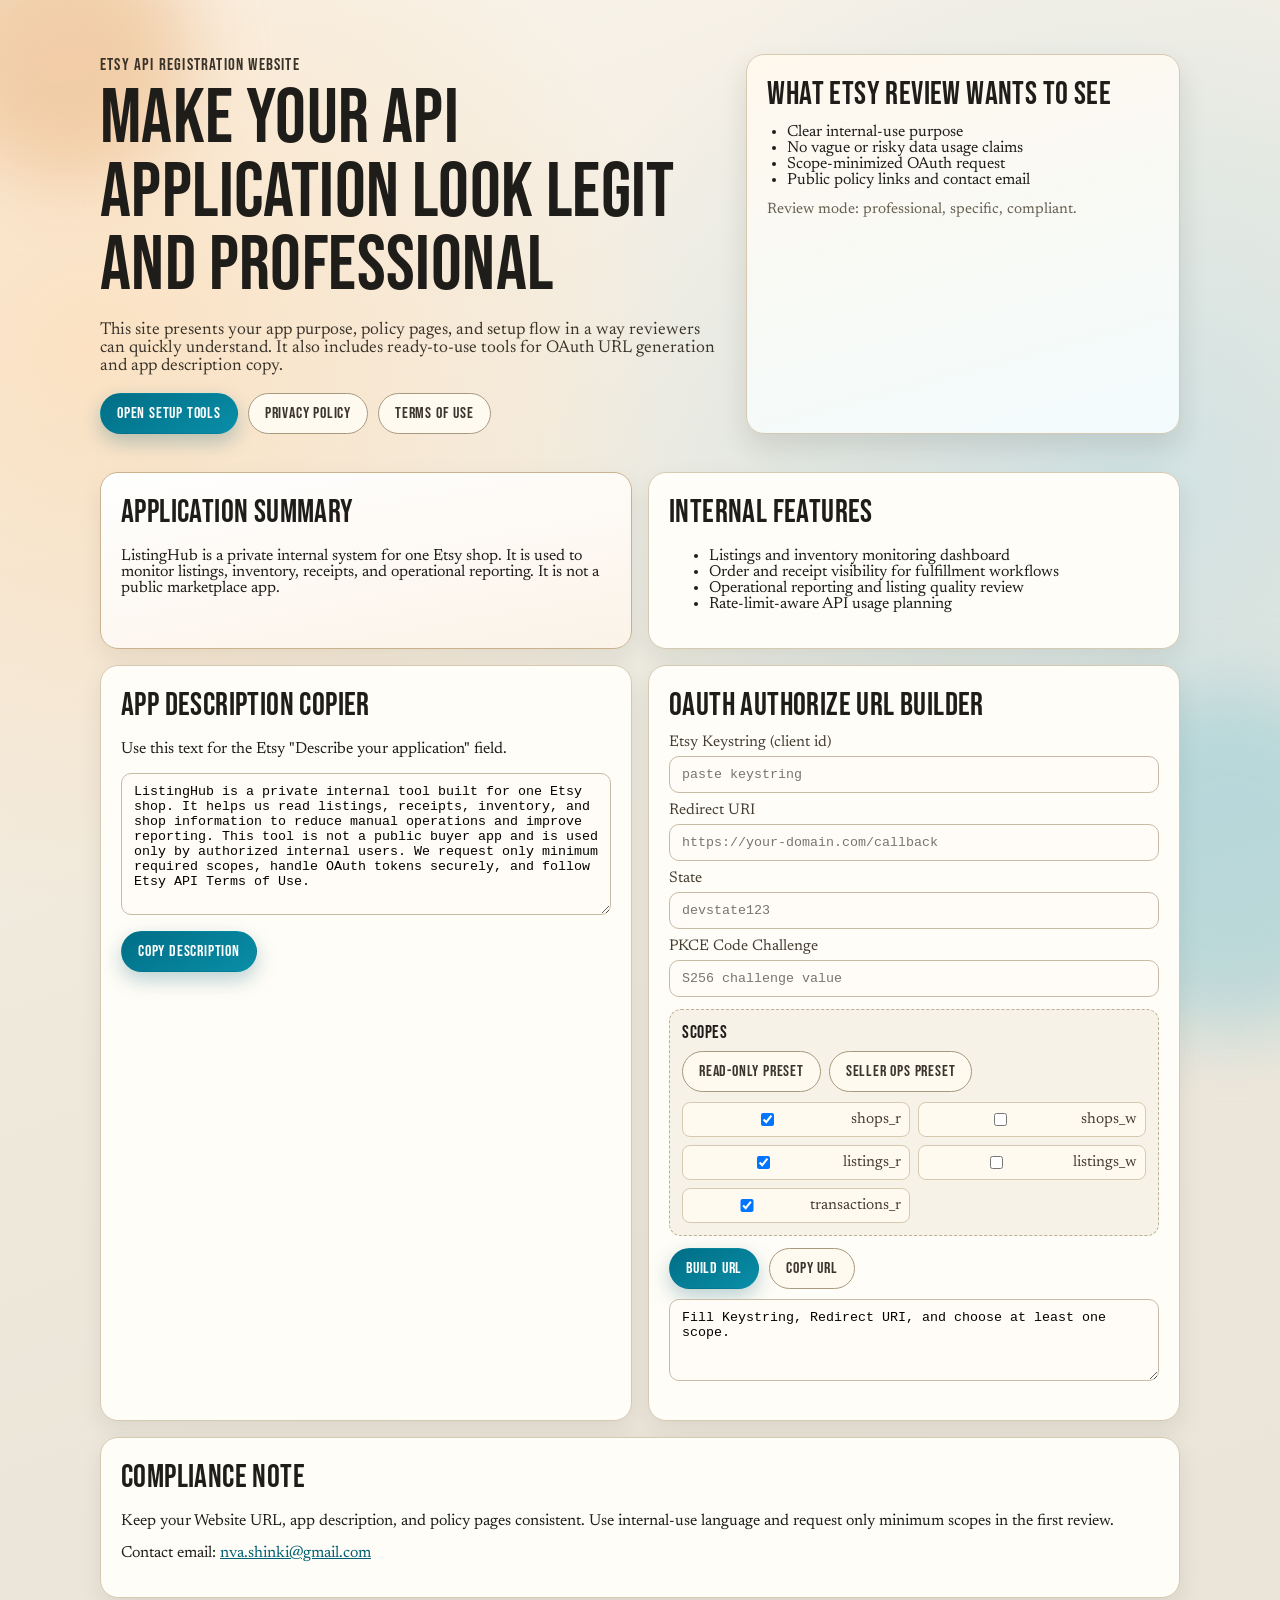
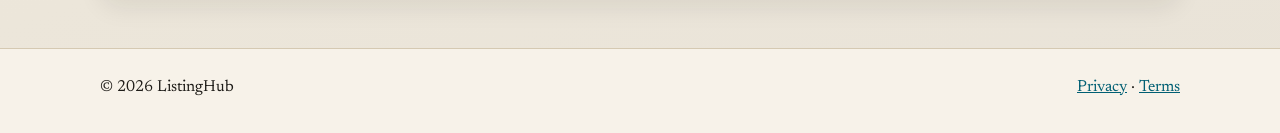
<file: index.html>
<!doctype html>
<html lang="en">
  <head>
    <meta charset="UTF-8" />
    <meta name="viewport" content="width=device-width, initial-scale=1.0" />
    <title>ListingHub</title>
    <meta
      name="description"
      content="Internal Etsy seller operations tool for listings, inventory, order workflows, and API onboarding."
    />
    <link rel="preconnect" href="https://fonts.googleapis.com" />
    <link rel="preconnect" href="https://fonts.gstatic.com" crossorigin />
    <link
      href="https://fonts.googleapis.com/css2?family=Bebas+Neue&family=Newsreader:opsz,wght@6..72,400;6..72,600&display=swap"
      rel="stylesheet"
    />
    <link rel="stylesheet" href="styles.css" />
  </head>
  <body>
    <div class="orb orb-a"></div>
    <div class="orb orb-b"></div>

    <header class="hero">
      <div class="container hero-grid">
        <div class="hero-copy reveal">
          <p class="eyebrow">Etsy API Registration Website</p>
          <h1>Make Your API Application Look Legit and Professional</h1>
          <p>
            This site presents your app purpose, policy pages, and setup flow in a way
            reviewers can quickly understand. It also includes ready-to-use tools for
            OAuth URL generation and app description copy.
          </p>
          <div class="hero-actions">
            <a class="btn btn-main" href="#tools">Open Setup Tools</a>
            <a class="btn btn-ghost" href="privacy.html">Privacy Policy</a>
            <a class="btn btn-ghost" href="terms.html">Terms of Use</a>
          </div>
        </div>

        <aside class="hero-panel reveal delay-1">
          <h2>What Etsy Review Wants to See</h2>
          <ul>
            <li>Clear internal-use purpose</li>
            <li>No vague or risky data usage claims</li>
            <li>Scope-minimized OAuth request</li>
            <li>Public policy links and contact email</li>
          </ul>
          <p class="mini-note">Review mode: professional, specific, compliant.</p>
        </aside>
      </div>
    </header>

    <main class="container">
      <section class="split reveal delay-2">
        <article class="card card-strong">
          <h2>Application Summary</h2>
          <p>
            ListingHub is a private internal system for one Etsy
            shop. It is used to monitor listings, inventory, receipts, and operational
            reporting. It is not a public marketplace app.
          </p>
        </article>

        <article class="card">
          <h2>Internal Features</h2>
          <ul>
            <li>Listings and inventory monitoring dashboard</li>
            <li>Order and receipt visibility for fulfillment workflows</li>
            <li>Operational reporting and listing quality review</li>
            <li>Rate-limit-aware API usage planning</li>
          </ul>
        </article>
      </section>

      <section id="tools" class="tool-grid reveal delay-3">
        <article class="card tool">
          <h2>App Description Copier</h2>
          <p>Use this text for the Etsy "Describe your application" field.</p>
          <textarea id="app-description" rows="8" aria-label="App Description"></textarea>
          <div class="tool-actions">
            <button id="copy-description" class="btn btn-main" type="button">Copy Description</button>
            <span id="copy-status" class="status"></span>
          </div>
        </article>

        <article class="card tool">
          <h2>OAuth Authorize URL Builder</h2>
          <div class="form-grid">
            <label>
              Etsy Keystring (client id)
              <input id="etsy-key" type="text" placeholder="paste keystring" />
            </label>
            <label>
              Redirect URI
              <input id="redirect-uri" type="text" placeholder="https://your-domain.com/callback" />
            </label>
            <label>
              State
              <input id="oauth-state" type="text" placeholder="devstate123" />
            </label>
            <label>
              PKCE Code Challenge
              <input id="code-challenge" type="text" placeholder="S256 challenge value" />
            </label>
          </div>

          <div class="scope-box">
            <p>Scopes</p>
            <div class="preset-actions">
              <button id="preset-readonly" class="btn btn-ghost" type="button">Read-only Preset</button>
              <button id="preset-sellerops" class="btn btn-ghost" type="button">Seller Ops Preset</button>
            </div>
            <div class="scope-grid">
              <label><input type="checkbox" name="scope" value="shops_r" /> shops_r</label>
              <label><input type="checkbox" name="scope" value="shops_w" /> shops_w</label>
              <label><input type="checkbox" name="scope" value="listings_r" /> listings_r</label>
              <label><input type="checkbox" name="scope" value="listings_w" /> listings_w</label>
              <label><input type="checkbox" name="scope" value="transactions_r" /> transactions_r</label>
            </div>
          </div>

          <div class="tool-actions">
            <button id="build-oauth-url" class="btn btn-main" type="button">Build URL</button>
            <button id="copy-oauth-url" class="btn btn-ghost" type="button">Copy URL</button>
          </div>

          <textarea id="oauth-result" rows="4" aria-label="OAuth URL output"></textarea>
          <p id="oauth-copy-status" class="status"></p>
        </article>
      </section>

      <section class="card reveal delay-4">
        <h2>Compliance Note</h2>
        <p>
          Keep your Website URL, app description, and policy pages consistent. Use
          internal-use language and request only minimum scopes in the first review.
        </p>
        <p class="contact">
          Contact email: <a href="mailto:nva.shinki@gmail.com">nva.shinki@gmail.com</a>
        </p>
      </section>
    </main>

    <footer class="site-footer">
      <div class="container footer-row">
        <p>© 2026 ListingHub</p>
        <p><a href="privacy.html">Privacy</a> · <a href="terms.html">Terms</a></p>
      </div>
    </footer>

    <script src="app.js"></script>
  </body>
</html>
</file>
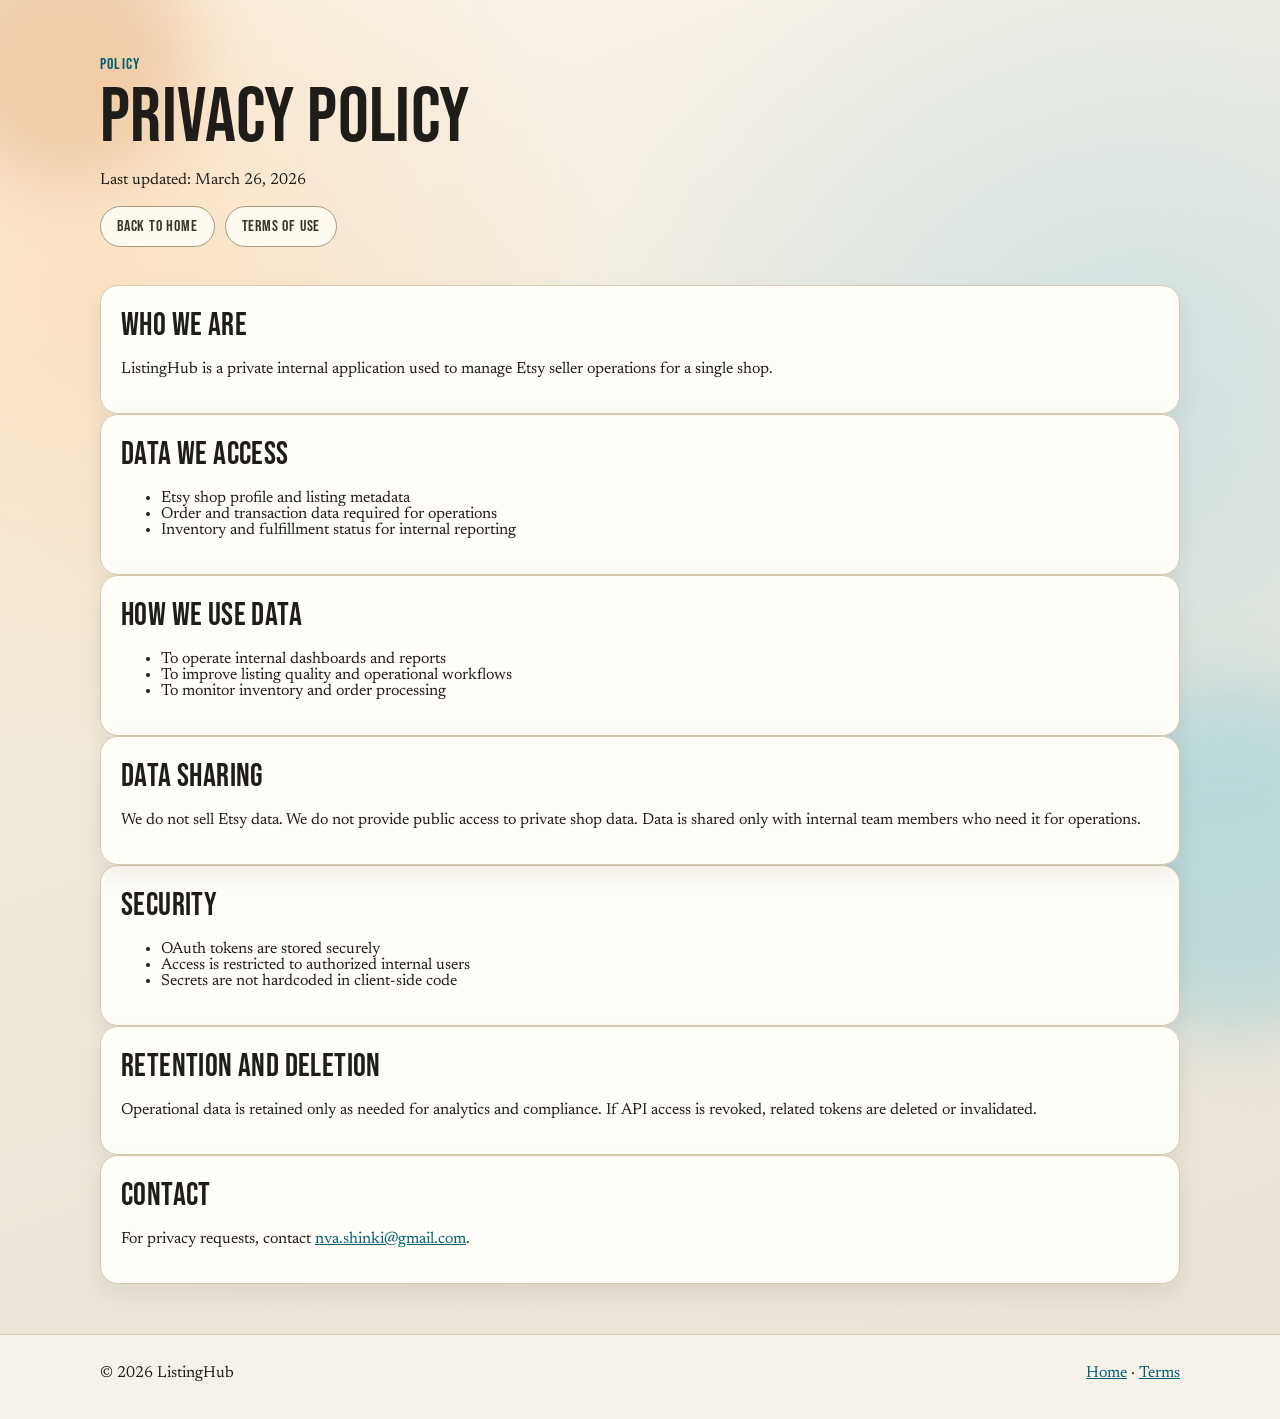
<file: privacy.html>
<!doctype html>
<html lang="en">
  <head>
    <meta charset="UTF-8" />
    <meta name="viewport" content="width=device-width, initial-scale=1.0" />
    <title>Privacy Policy | ListingHub</title>
    <link rel="preconnect" href="https://fonts.googleapis.com" />
    <link rel="preconnect" href="https://fonts.gstatic.com" crossorigin />
    <link
      href="https://fonts.googleapis.com/css2?family=Bebas+Neue&family=Newsreader:opsz,wght@6..72,400;6..72,600&display=swap"
      rel="stylesheet"
    />
    <link rel="stylesheet" href="styles.css" />
  </head>
  <body>
    <div class="orb orb-a"></div>
    <div class="orb orb-b"></div>

    <header class="hero">
      <div class="container reveal">
        <p class="eyebrow">Policy</p>
        <h1>Privacy Policy</h1>
        <p>Last updated: March 26, 2026</p>
        <div class="hero-actions">
          <a class="btn btn-ghost" href="index.html">Back to Home</a>
          <a class="btn btn-ghost" href="terms.html">Terms of Use</a>
        </div>
      </div>
    </header>

    <main class="container">
      <section class="card reveal delay-1">
        <h2>Who We Are</h2>
        <p>
          ListingHub is a private internal application used to
          manage Etsy seller operations for a single shop.
        </p>
      </section>

      <section class="card reveal delay-2">
        <h2>Data We Access</h2>
        <ul>
          <li>Etsy shop profile and listing metadata</li>
          <li>Order and transaction data required for operations</li>
          <li>Inventory and fulfillment status for internal reporting</li>
        </ul>
      </section>

      <section class="card reveal delay-3">
        <h2>How We Use Data</h2>
        <ul>
          <li>To operate internal dashboards and reports</li>
          <li>To improve listing quality and operational workflows</li>
          <li>To monitor inventory and order processing</li>
        </ul>
      </section>

      <section class="card reveal delay-4">
        <h2>Data Sharing</h2>
        <p>
          We do not sell Etsy data. We do not provide public access to private shop
          data. Data is shared only with internal team members who need it for
          operations.
        </p>
      </section>

      <section class="card">
        <h2>Security</h2>
        <ul>
          <li>OAuth tokens are stored securely</li>
          <li>Access is restricted to authorized internal users</li>
          <li>Secrets are not hardcoded in client-side code</li>
        </ul>
      </section>

      <section class="card">
        <h2>Retention and Deletion</h2>
        <p>
          Operational data is retained only as needed for analytics and compliance.
          If API access is revoked, related tokens are deleted or invalidated.
        </p>
      </section>

      <section class="card">
        <h2>Contact</h2>
        <p>
          For privacy requests, contact
          <a href="mailto:nva.shinki@gmail.com">nva.shinki@gmail.com</a>.
        </p>
      </section>
    </main>

    <footer class="site-footer">
      <div class="container footer-row">
        <p>© 2026 ListingHub</p>
        <p><a href="index.html">Home</a> · <a href="terms.html">Terms</a></p>
      </div>
    </footer>
  </body>
</html>
</file>
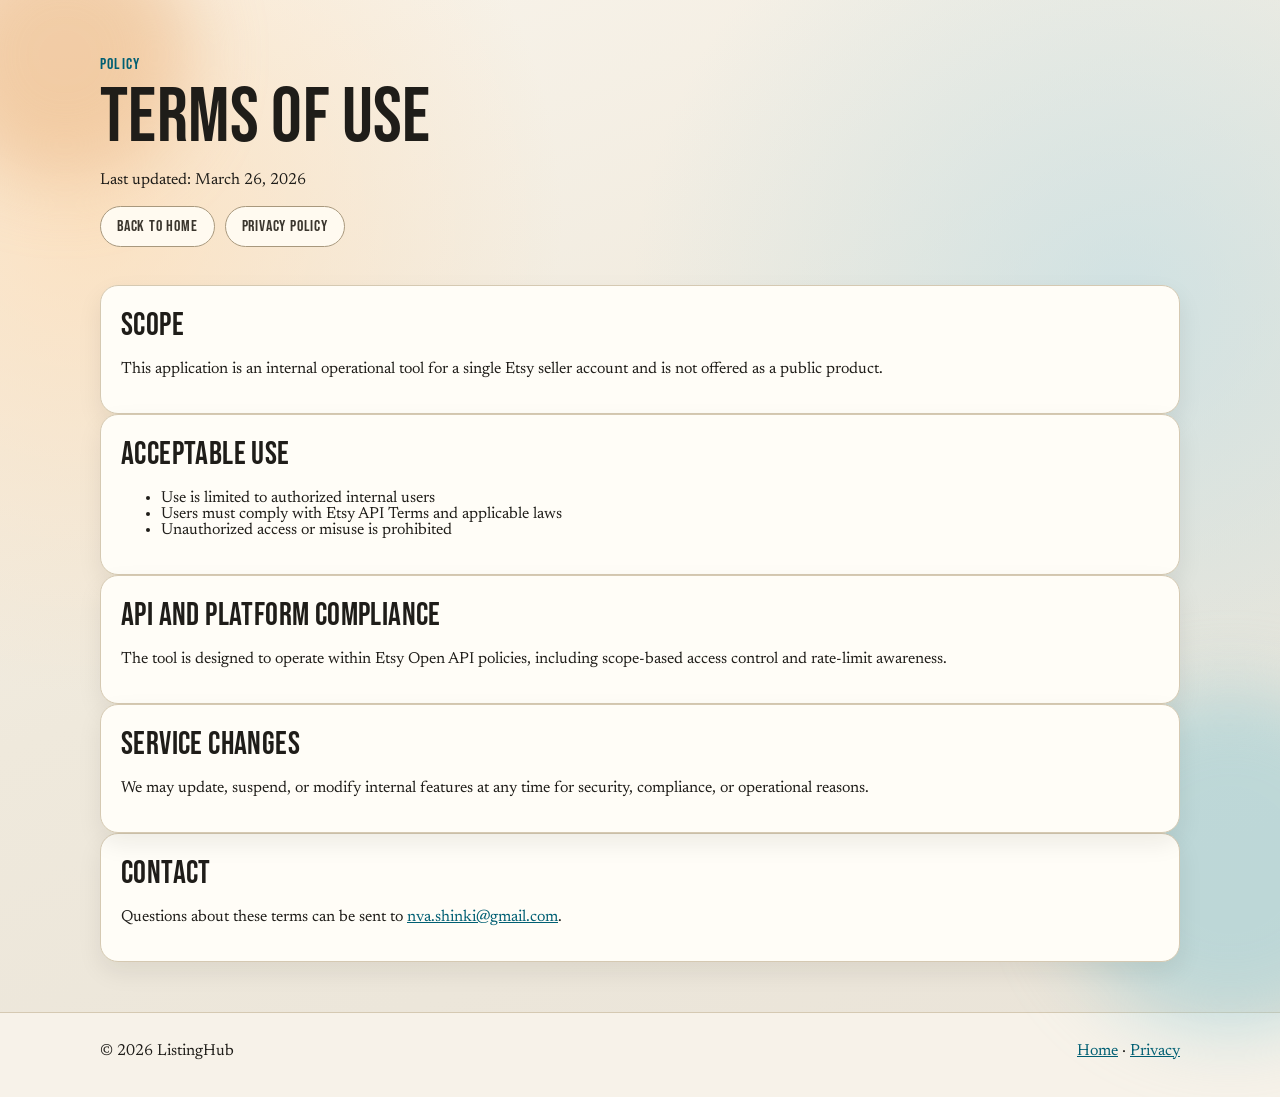
<file: terms.html>
<!doctype html>
<html lang="en">
  <head>
    <meta charset="UTF-8" />
    <meta name="viewport" content="width=device-width, initial-scale=1.0" />
    <title>Terms of Use | ListingHub</title>
    <link rel="preconnect" href="https://fonts.googleapis.com" />
    <link rel="preconnect" href="https://fonts.gstatic.com" crossorigin />
    <link
      href="https://fonts.googleapis.com/css2?family=Bebas+Neue&family=Newsreader:opsz,wght@6..72,400;6..72,600&display=swap"
      rel="stylesheet"
    />
    <link rel="stylesheet" href="styles.css" />
  </head>
  <body>
    <div class="orb orb-a"></div>
    <div class="orb orb-b"></div>

    <header class="hero">
      <div class="container reveal">
        <p class="eyebrow">Policy</p>
        <h1>Terms of Use</h1>
        <p>Last updated: March 26, 2026</p>
        <div class="hero-actions">
          <a class="btn btn-ghost" href="index.html">Back to Home</a>
          <a class="btn btn-ghost" href="privacy.html">Privacy Policy</a>
        </div>
      </div>
    </header>

    <main class="container">
      <section class="card reveal delay-1">
        <h2>Scope</h2>
        <p>
          This application is an internal operational tool for a single Etsy seller
          account and is not offered as a public product.
        </p>
      </section>

      <section class="card reveal delay-2">
        <h2>Acceptable Use</h2>
        <ul>
          <li>Use is limited to authorized internal users</li>
          <li>Users must comply with Etsy API Terms and applicable laws</li>
          <li>Unauthorized access or misuse is prohibited</li>
        </ul>
      </section>

      <section class="card reveal delay-3">
        <h2>API and Platform Compliance</h2>
        <p>
          The tool is designed to operate within Etsy Open API policies, including
          scope-based access control and rate-limit awareness.
        </p>
      </section>

      <section class="card reveal delay-4">
        <h2>Service Changes</h2>
        <p>
          We may update, suspend, or modify internal features at any time for
          security, compliance, or operational reasons.
        </p>
      </section>

      <section class="card">
        <h2>Contact</h2>
        <p>
          Questions about these terms can be sent to
          <a href="mailto:nva.shinki@gmail.com">nva.shinki@gmail.com</a>.
        </p>
      </section>
    </main>

    <footer class="site-footer">
      <div class="container footer-row">
        <p>© 2026 ListingHub</p>
        <p><a href="index.html">Home</a> · <a href="privacy.html">Privacy</a></p>
      </div>
    </footer>
  </body>
</html>
</file>
<file: styles.css>
:root {
  --bg: #f3efe6;
  --ink: #1f1d19;
  --muted: #665f52;
  --panel: #fffdf7;
  --line: #d5c9b2;
  --accent: #005f73;
  --accent-soft: #d9f1f4;
  --signal: #be5a38;
  --radius: 18px;
}

* {
  box-sizing: border-box;
}

html,
body {
  margin: 0;
  padding: 0;
}

body {
  font-family: "Newsreader", Georgia, serif;
  color: var(--ink);
  background:
    radial-gradient(circle at 7% 20%, #ffd8ab99 0%, transparent 32%),
    radial-gradient(circle at 88% 28%, #bbdce699 0%, transparent 36%),
    linear-gradient(160deg, #f9f4eb 0%, #efe9dc 48%, #e9e3d8 100%);
  min-height: 100vh;
}

.orb {
  position: fixed;
  border-radius: 999px;
  filter: blur(38px);
  opacity: 0.5;
  pointer-events: none;
  z-index: 0;
}

.orb-a {
  width: 250px;
  height: 250px;
  background: #e9b07a;
  top: -70px;
  left: -60px;
}

.orb-b {
  width: 340px;
  height: 340px;
  background: #90cad5;
  bottom: -130px;
  right: -120px;
}

.container {
  width: min(1080px, 92vw);
  margin: 0 auto;
  position: relative;
  z-index: 1;
}

.hero {
  padding: 54px 0 22px;
}

.hero-grid {
  display: grid;
  grid-template-columns: 1.3fr 0.9fr;
  gap: 20px;
}

.eyebrow {
  display: inline-block;
  margin: 0 0 8px;
  font-family: "Bebas Neue", sans-serif;
  letter-spacing: 1.2px;
  font-size: 1.02rem;
  color: var(--accent);
}

h1,
h2,
h3 {
  font-family: "Bebas Neue", sans-serif;
  font-weight: 400;
  letter-spacing: 0.4px;
}

h1 {
  margin: 0;
  line-height: 0.96;
  font-size: clamp(2.2rem, 6vw, 4.8rem);
}

h2 {
  margin: 0 0 10px;
  font-size: clamp(1.2rem, 3vw, 2rem);
}

.hero-copy p {
  max-width: 64ch;
  color: #3a3329;
  font-size: 1.08rem;
}

.hero-actions {
  display: flex;
  flex-wrap: wrap;
  gap: 10px;
  margin-top: 18px;
}

.hero-panel {
  background: linear-gradient(165deg, #fff8ed 0%, #f2fbfd 100%);
  border: 1px solid var(--line);
  border-radius: var(--radius);
  padding: 20px;
  box-shadow: 0 14px 28px rgba(43, 37, 26, 0.12);
}

.hero-panel ul {
  margin: 10px 0 0;
  padding-left: 20px;
}

.mini-note {
  margin-top: 14px;
  font-size: 0.94rem;
  color: var(--muted);
}

main {
  padding: 16px 0 50px;
}

.split {
  display: grid;
  grid-template-columns: 1fr 1fr;
  gap: 16px;
  margin-bottom: 16px;
}

.card {
  background: var(--panel);
  border: 1px solid var(--line);
  border-radius: var(--radius);
  padding: 20px;
  box-shadow: 0 10px 24px rgba(29, 25, 17, 0.08);
}

.card-strong {
  background: linear-gradient(170deg, #ffffff 0%, #fbf3e8 100%);
  border-color: #cab28e;
}

.tool-grid {
  display: grid;
  grid-template-columns: 1fr 1fr;
  gap: 16px;
  margin-bottom: 16px;
}

.tool textarea,
.tool input {
  width: 100%;
  border-radius: 10px;
  border: 1px solid #c8bba5;
  padding: 10px 12px;
  font-family: "Courier New", monospace;
  background: #fffcf7;
}

textarea {
  resize: vertical;
}

.form-grid {
  display: grid;
  grid-template-columns: 1fr;
  gap: 10px;
}

label {
  display: grid;
  gap: 6px;
  color: #453d31;
  font-size: 0.96rem;
}

.scope-box {
  margin-top: 12px;
  padding: 12px;
  background: #f6f2e8;
  border: 1px dashed #bfaf93;
  border-radius: 12px;
}

.scope-box p {
  margin: 0 0 8px;
  font-family: "Bebas Neue", sans-serif;
  font-size: 1.1rem;
  letter-spacing: 0.6px;
}

.preset-actions {
  display: flex;
  flex-wrap: wrap;
  gap: 8px;
  margin-bottom: 10px;
}

.scope-grid {
  display: grid;
  grid-template-columns: 1fr 1fr;
  gap: 8px;
}

.scope-grid label {
  display: flex;
  align-items: center;
  gap: 8px;
  background: #fffaf0;
  padding: 7px 8px;
  border-radius: 8px;
  border: 1px solid #d8c8af;
}

.btn {
  border-radius: 999px;
  padding: 10px 16px;
  border: 1px solid transparent;
  font-family: "Bebas Neue", sans-serif;
  letter-spacing: 0.8px;
  font-size: 1rem;
  cursor: pointer;
  text-decoration: none;
  transition: transform 180ms ease, box-shadow 180ms ease, background-color 180ms ease;
}

.btn:hover {
  transform: translateY(-2px);
}

.btn-main {
  background: linear-gradient(150deg, #006e86 0%, #0a8ea8 100%);
  color: #ffffff;
  box-shadow: 0 8px 20px rgba(0, 95, 115, 0.28);
}

.btn-ghost {
  border-color: #a8987d;
  color: #3a352d;
  background: #fffaf0;
}

.tool-actions {
  display: flex;
  flex-wrap: wrap;
  align-items: center;
  gap: 10px;
  margin: 12px 0 10px;
}

.status {
  color: var(--muted);
  font-size: 0.9rem;
}

.contact {
  margin-top: 14px;
}

a {
  color: var(--accent);
}

a:hover {
  color: #084f61;
}

.site-footer {
  border-top: 1px solid var(--line);
  background: #f7f2e9;
  padding: 14px 0 22px;
}

.footer-row {
  display: flex;
  justify-content: space-between;
  align-items: center;
  gap: 12px;
  flex-wrap: wrap;
}

.reveal {
  opacity: 0;
  transform: translateY(16px);
  animation: rise 700ms ease forwards;
}

.delay-1 {
  animation-delay: 90ms;
}

.delay-2 {
  animation-delay: 180ms;
}

.delay-3 {
  animation-delay: 270ms;
}

.delay-4 {
  animation-delay: 360ms;
}

@keyframes rise {
  from {
    opacity: 0;
    transform: translateY(16px);
  }
  to {
    opacity: 1;
    transform: translateY(0);
  }
}

@media (max-width: 860px) {
  .hero-grid,
  .split,
  .tool-grid {
    grid-template-columns: 1fr;
  }

  .scope-grid {
    grid-template-columns: 1fr;
  }
}
</file>
